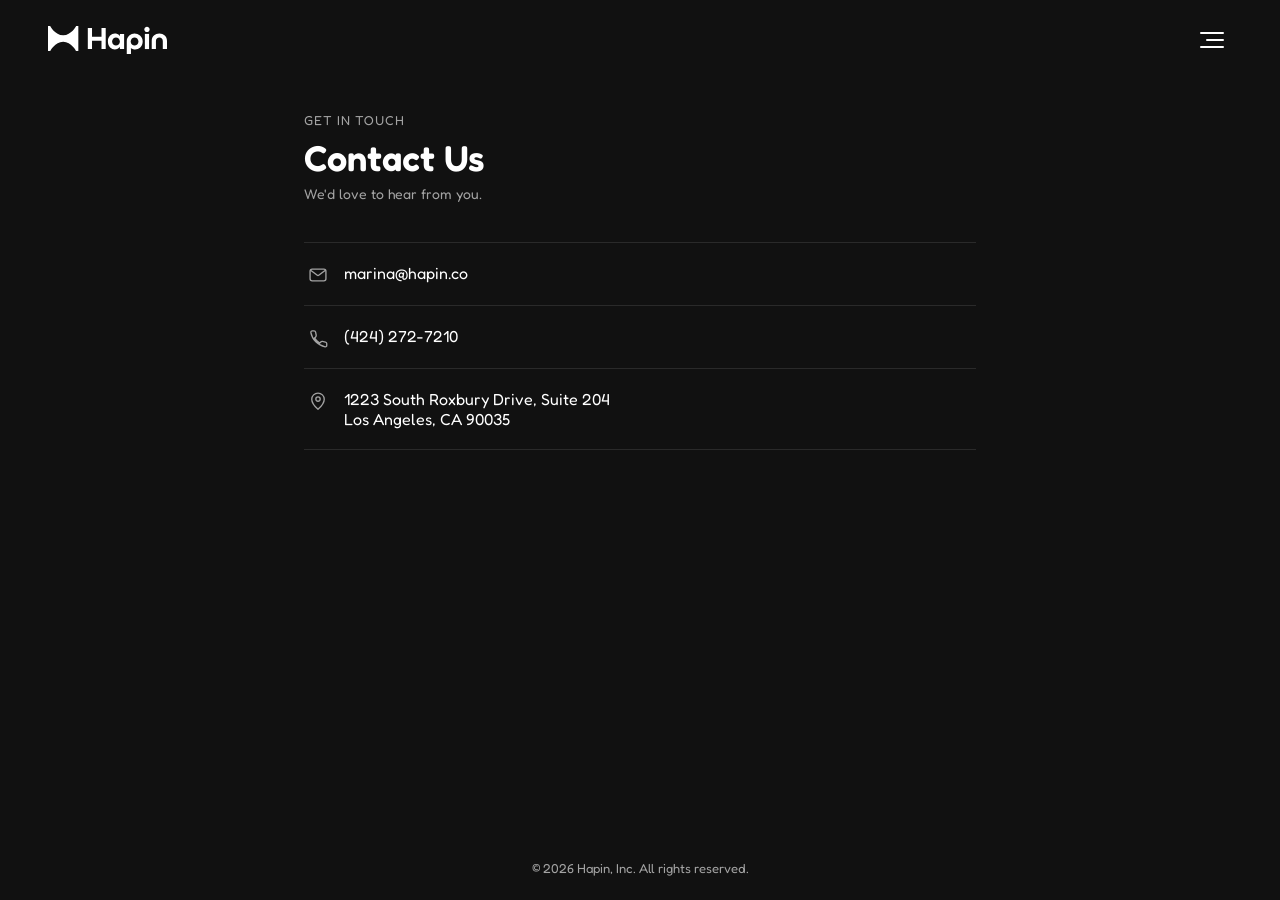
<file: contact.html>
<!DOCTYPE html>
<html lang="en">
<head>
<meta charset="UTF-8">
<meta name="viewport" content="width=device-width, initial-scale=1.0">
<title>Contact Us — Hapin</title>
<link rel="preconnect" href="https://fonts.googleapis.com">
<link rel="preconnect" href="https://fonts.gstatic.com" crossorigin>
<link href="https://fonts.googleapis.com/css2?family=Fredoka:wght@400;500;600;700&display=swap" rel="stylesheet">
<link rel="stylesheet" href="styles.css">
<link rel="icon" href="assets/hapin_logo_white_letters.svg" type="image/svg+xml">
</head>
<body>

<header class="site-header">
  <a href="index.html" class="site-header__logo" aria-label="Hapin home">
    <img src="assets/hapin_logo_white.svg" alt="Hapin">
  </a>
  <button class="menu-toggle" aria-expanded="false" aria-controls="nav-panel" aria-label="Open menu">
    <span></span><span></span><span></span>
  </button>
</header>

<nav id="nav-panel" class="nav-panel">
  <ul class="nav-panel__list">
    <li><a href="index.html">Home</a></li>
    <li><a href="privacy.html">Privacy Policy</a></li>
    <li><a href="contact.html" class="is-current">Contact Us</a></li>
  </ul>
</nav>

<main style="display:block; padding-top:24px;">
  <div class="doc">
    <p class="doc__eyebrow">Get in touch</p>
    <h1>Contact Us</h1>
    <p class="doc__updated">We'd love to hear from you.</p>

    <ul class="contact-list">
      <li>
        <svg class="contact-list__icon" viewBox="0 0 24 24" fill="none" aria-hidden="true"><rect x="2.5" y="5" width="19" height="14" rx="2.5" stroke="currentColor" stroke-width="1.6" stroke-linejoin="round"/><path d="M3.5 6.5L11.16 12.4C11.66 12.78 12.34 12.78 12.84 12.4L20.5 6.5" stroke="currentColor" stroke-width="1.6" stroke-linecap="round" stroke-linejoin="round"/></svg>
        <a href="mailto:marina@hapin.co">marina@hapin.co</a>
      </li>
      <li>
        <svg class="contact-list__icon" viewBox="0 0 24 24" fill="none" aria-hidden="true"><path d="M7.3 3.5H5.1C4.05 3.5 3.24 4.4 3.44 5.44C4.24 9.63 6.32 13.5 9.4 16.58C12.48 19.66 16.35 21.74 20.54 22.54C21.58 22.74 22.48 21.93 22.48 20.88V18.68C22.48 17.79 21.85 17.03 20.98 16.86L17.35 16.15C16.6 16 15.83 16.25 15.3 16.8L14.06 18.09C11.44 16.72 9.26 14.54 7.89 11.92L9.18 10.68C9.73 10.15 9.98 9.38 9.83 8.63L9.12 5C8.95 4.13 8.19 3.5 7.3 3.5Z" stroke="currentColor" stroke-width="1.6" stroke-linejoin="round"/></svg>
        <a href="tel:+14242727210">(424) 272-7210</a>
      </li>
      <li>
        <svg class="contact-list__icon" viewBox="0 0 24 24" fill="none" aria-hidden="true"><path d="M12 22C12 22 19.5 15.44 19.5 9.9C19.5 5.85 16.14 2.5 12 2.5C7.86 2.5 4.5 5.85 4.5 9.9C4.5 15.44 12 22 12 22Z" stroke="currentColor" stroke-width="1.6" stroke-linejoin="round"/><circle cx="12" cy="9.7" r="2.6" stroke="currentColor" stroke-width="1.6"/></svg>
        <address>1223 South Roxbury Drive, Suite 204<br>Los Angeles, CA 90035</address>
      </li>
    </ul>
  </div>
</main>

<footer class="site-footer">
  &copy; 2026 Hapin, Inc. All rights reserved.
</footer>

<script>
  const toggle = document.querySelector('.menu-toggle');
  const panel = document.getElementById('nav-panel');
  toggle.addEventListener('click', () => {
    const isOpen = panel.classList.toggle('is-open');
    toggle.setAttribute('aria-expanded', isOpen);
    toggle.setAttribute('aria-label', isOpen ? 'Close menu' : 'Open menu');
  });
  document.addEventListener('keydown', (e) => {
    if (e.key === 'Escape' && panel.classList.contains('is-open')) {
      panel.classList.remove('is-open');
      toggle.setAttribute('aria-expanded', false);
      toggle.setAttribute('aria-label', 'Open menu');
    }
  });
</script>

</body>
</html>
</file>
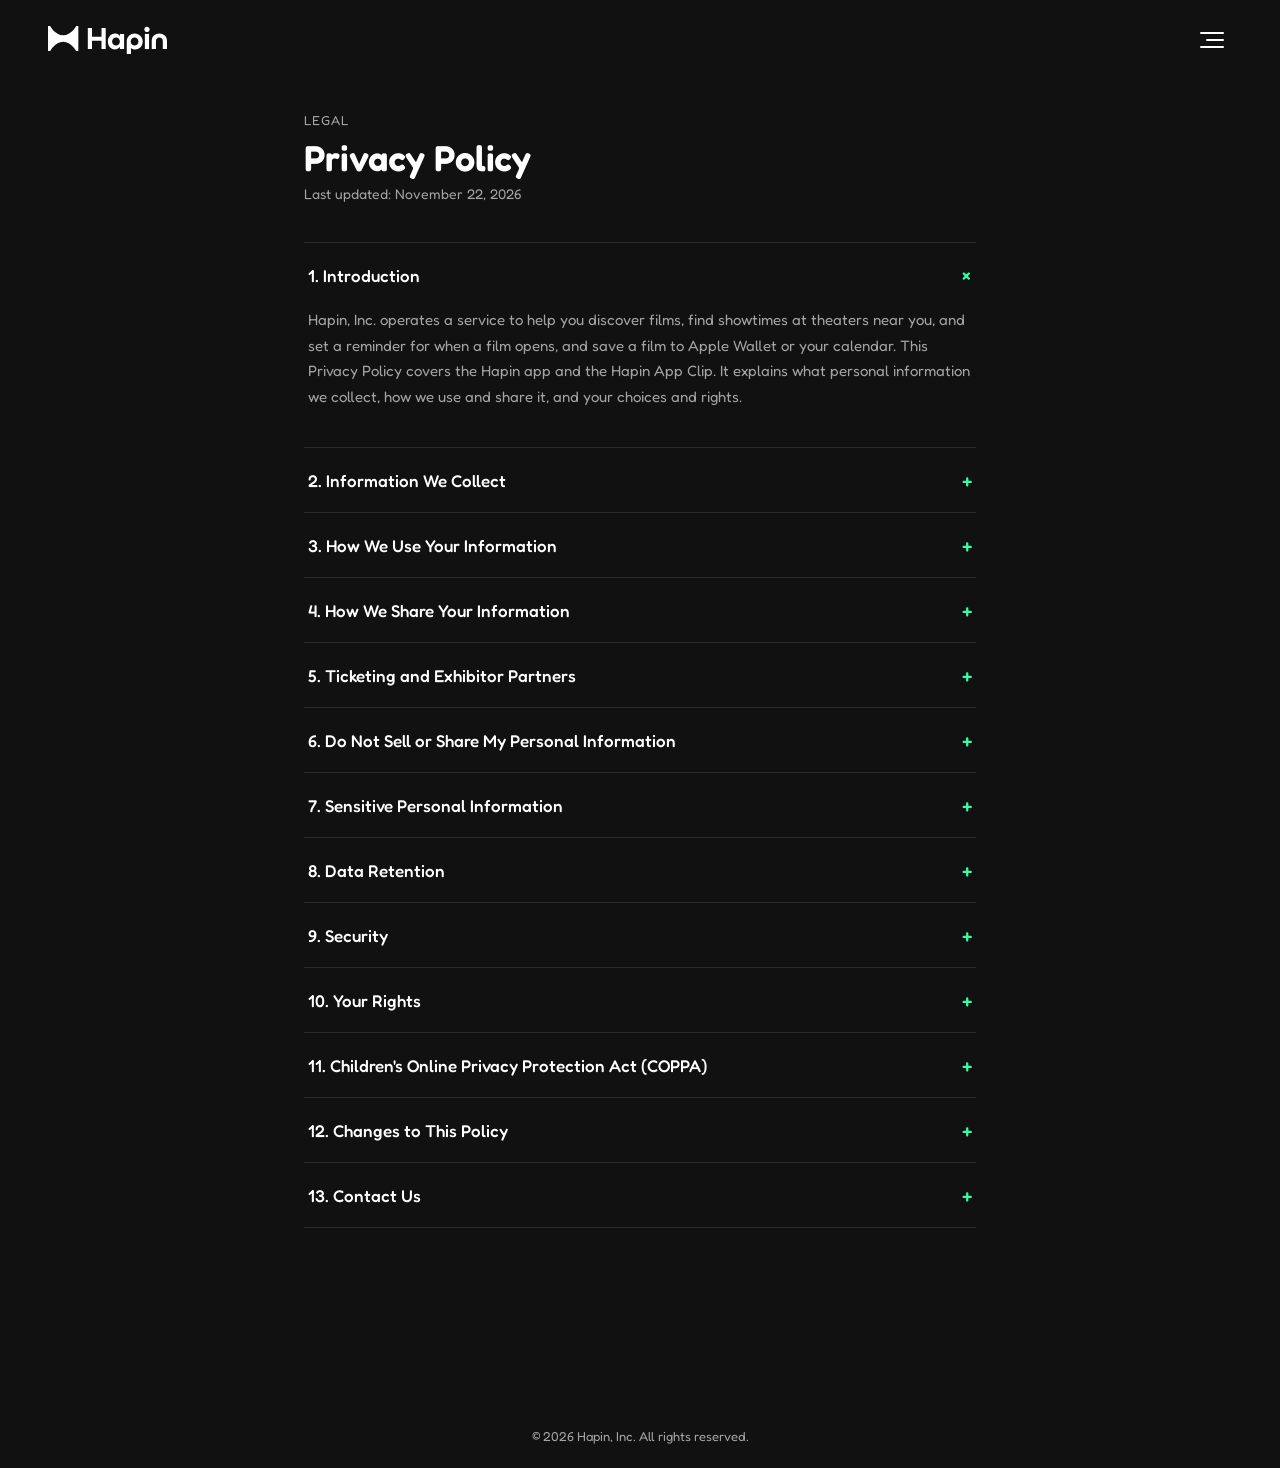
<file: privacy.html>
<!DOCTYPE html>
<html lang="en">
<head>
<meta charset="UTF-8">
<meta name="viewport" content="width=device-width, initial-scale=1.0">
<title>Privacy Policy — Hapin</title>
<link rel="preconnect" href="https://fonts.googleapis.com">
<link rel="preconnect" href="https://fonts.gstatic.com" crossorigin>
<link href="https://fonts.googleapis.com/css2?family=Fredoka:wght@400;500;600;700&display=swap" rel="stylesheet">
<link rel="stylesheet" href="styles.css">
<link rel="icon" href="assets/hapin_logo_white_letters.svg" type="image/svg+xml">
</head>
<body>

<header class="site-header">
  <a href="index.html" class="site-header__logo" aria-label="Hapin home">
    <img src="assets/hapin_logo_white.svg" alt="Hapin">
  </a>
  <button class="menu-toggle" aria-expanded="false" aria-controls="nav-panel" aria-label="Open menu">
    <span></span><span></span><span></span>
  </button>
</header>

<nav id="nav-panel" class="nav-panel">
  <ul class="nav-panel__list">
    <li><a href="index.html">Home</a></li>
    <li><a href="privacy.html" class="is-current">Privacy Policy</a></li>
    <li><a href="contact.html">Contact Us</a></li>
  </ul>
</nav>

<main style="display:block; padding-top:24px;">
  <div class="doc">
    <p class="doc__eyebrow">Legal</p>
    <h1>Privacy Policy</h1>
    <p class="doc__updated">Last updated: November 22, 2026</p>

    <div class="accordion">

      <details class="accordion-item" open>
        <summary>1. Introduction <span class="plus">+</span></summary>
        <div class="accordion-item__body">
          <p>Hapin, Inc. operates a service to help you discover films, find showtimes at theaters near you, and set a reminder for when a film opens, and save a film to Apple Wallet or your calendar. This Privacy Policy covers the Hapin app and the Hapin App Clip. It explains what personal information we collect, how we use and share it, and your choices and rights.</p>
        </div>
      </details>

      <details class="accordion-item">
        <summary>2. Information We Collect <span class="plus">+</span></summary>
        <div class="accordion-item__body">
          <p><strong>Personal information you provide to us.</strong> You can use Hapin without an account. If you choose to sign in with Apple or Google, we collect:</p>
          <ul>
            <li>Email address, or an Apple-generated private relay address</li>
            <li>Name, if Apple or Google provides it</li>
            <li>An account identifier from Apple or Google</li>
          </ul>
          <p>Whether or not you sign in, we receive the film, ZIP code and date you search for showtimes.</p>
          <p>If you sign in with Apple and choose to hide your email, we receive an Apple-generated private relay address. We don't share relay addresses with third parties, consistent with Apple's requirements.</p>
          <p>If you sign in with Google, we receive only your name, email address and Google account identifier. We don't access your calendar, contacts or any other Google Account data.</p>
          <p>When you tap Reserve, the theater's own ticketing page opens in your browser. The theater or its ticketing provider collects payment and any other purchase details directly from you, under its own privacy policy. Hapin doesn't receive or store your payment information.</p>
          <p><strong>Information automatically collected.</strong> We automatically collect certain technical information to provide the service and keep it working:</p>
          <ul>
            <li>Log data, such as IP address and timestamps, when the app requests films and showtimes from our servers</li>
            <li>Crash and diagnostic data, such as device model, operating system version and app version, when the app crashes or hits an error. If you're signed in, this is linked to your account identifier.</li>
            <li>Approximate location, inferred from your IP address, to show nearby theaters and showtimes</li>
          </ul>
          <p><strong>Reminders.</strong> When you tap "Notify me when it's out," Hapin schedules the reminder on your device. The reminder stays on your device and isn't sent to us.</p>
          <p><strong>Wallet passes.</strong> If you add a film to Apple Wallet, we create a pass for you and keep a record of it: which film it is for, the pass's serial number, when it was last updated, and your account identifier. If you haven't signed in, we create an anonymous identifier for you instead; if you sign in later, the pass moves to your account. With the pass we also keep an approximate location inferred from your IP address (city, region, country, ZIP code and approximate coordinates), which we use to point the pass's showtimes link to theaters near you. We refresh it when Apple Wallet registers or updates the pass.</p>
          <p>When Apple Wallet adds the pass to a device, it registers that device with us for updates. We receive an identifier Wallet creates for the device and a push token, and we use them only to tell Wallet when the pass has changed, such as a new opening day.</p>
          <p><strong>Calendar.</strong> If you choose Google Calendar, Hapin opens Google Calendar's own page for adding an event, filled in with the film's title, opening day and synopsis. You save the event with Google. Hapin doesn't see or change your calendar.</p>
        </div>
      </details>

      <details class="accordion-item">
        <summary>3. How We Use Your Information <span class="plus">+</span></summary>
        <div class="accordion-item__body">
          <p>We use your information to:</p>
          <ul>
            <li>Provide and operate the services, including showing showtimes near you, scheduling reminders on your device, and directing you to theaters' ticketing pages</li>
            <li>Create your Wallet passes and keep them up to date</li>
            <li>Communicate with you, including responding to support inquiries</li>
            <li>Improve and maintain the services, including troubleshooting crashes and keeping them secure</li>
            <li>If you allow tracking, share your email address and approximate location with advertising platforms so movie ads can be shown to you and to people with similar interests (see "Do Not Sell or Share My Personal Information" below)</li>
            <li>Prevent fraud and abuse</li>
            <li>Comply with the law</li>
          </ul>
          <p>We do not sell your personal information for money. If you allow tracking, we may share limited information with advertising platforms, which may be considered "selling" or "sharing" under California and other state privacy laws. See "Do Not Sell or Share My Personal Information" below for details and how to opt out.</p>
        </div>
      </details>

      <details class="accordion-item">
        <summary>4. How We Share Your Information <span class="plus">+</span></summary>
        <div class="accordion-item__body">
          <p><strong>Service providers.</strong> We share information with vendors bound by contract to use it only for the services they provide us: data hosting, sign-in and crash reporting. These include Google, through Firebase (hosting, sign-in and Crashlytics crash reporting), and Apple and Google for Sign in with Apple and Sign in with Google. We estimate your location from your IP address using a database on our own servers (MaxMind GeoLite); your IP address isn't sent to MaxMind. Apple also delivers updates to your Wallet passes through its push notification service, using the push token described above.</p>
          <p><strong>Advertising platforms.</strong> See "Do Not Sell or Share My Personal Information" below.</p>
          <p><strong>Ticketing and exhibitor partners.</strong> See "Ticketing and Exhibitor Partners" below.</p>
          <p><strong>Links on a Wallet pass.</strong> A pass's showtimes link may include the ZIP code we estimated for you, so the theater's site opens on theaters near you. The theater's site receives that ZIP code if you tap the link.</p>
          <p><strong>Studios and exhibitors.</strong> We don't currently share your personal information with studios or exhibitors.</p>
          <p><strong>Professional advisors.</strong> We may disclose information to lawyers, auditors and accountants, under confidentiality obligations, as needed for their services to us.</p>
          <p><strong>Legal and safety.</strong> We may disclose information where required by law or necessary to protect the rights, property or safety of Hapin, our users or others.</p>
          <p><strong>Business transfers.</strong> In a merger, acquisition or sale of assets, personal information may transfer as part of the deal. We'll notify you if this subjects your information to a different policy.</p>
          <p><strong>Aggregated and de-identified data.</strong> We may share information that no longer reasonably identifies you; this Policy doesn't restrict that use.</p>
        </div>
      </details>

      <details class="accordion-item">
        <summary>5. Ticketing and Exhibitor Partners <span class="plus">+</span></summary>
        <div class="accordion-item__body">
          <p>When you tap Reserve, Hapin opens the theater's own ticketing page in your browser. Hapin doesn't send the theater your name, email or account details, and doesn't sell tickets itself.</p>
          <p>Your purchase, including payment, is handled by the theater or its ticketing provider under its own privacy policy, and we encourage you to review it before purchasing.</p>
          <p>This section will be updated as our ticketing and promotional partnerships expand.</p>
        </div>
      </details>

      <details class="accordion-item">
        <summary>6. Do Not Sell or Share My Personal Information <span class="plus">+</span></summary>
        <div class="accordion-item__body">
          <p>Hapin doesn't sell your personal information for money.</p>
          <p><strong>Advertising platforms and lookalike audiences.</strong> When you first open Hapin, your device asks whether to allow Hapin to track you. If you allow it, we may provide advertising platforms with identifiers derived from your contact information (such as a hashed version of your email address) and your approximate location. These platforms may use this to show movie ads to you and to people with similar interests, including "lookalike" audiences: groups of new people who share characteristics with Hapin's users. Under the CCPA and similar state laws, this may be considered a "sale" or "sharing" of personal information, even though we don't receive money for it. If you choose Ask App Not to Track, we don't share your information this way.</p>
          <p>The Hapin App Clip can't show this request. Information collected in the App Clip isn't shared with advertising platforms unless you later allow tracking in the Hapin app.</p>
          <p>You can opt out anytime by turning off tracking for Hapin in your iPhone's Settings (Privacy &amp; Security &gt; Tracking), or by contacting <a href="mailto:support@hapin.co">support@hapin.co</a>, and we'll honor your request.</p>
          <p>Opting out doesn't affect your ability to use Hapin or receive reminders.</p>
        </div>
      </details>

      <details class="accordion-item">
        <summary>7. Sensitive Personal Information <span class="plus">+</span></summary>
        <div class="accordion-item__body">
          <p>Precise geolocation is classified as Sensitive Personal Information under the CCPA/CPRA and similar laws, with additional protections.</p>
          <p>If you tap "Use my current location," Hapin asks for your device's location permission and finds your ZIP code on your device using Apple's location services. Only the ZIP code is sent to our servers; we don't receive or store your precise location. We:</p>
          <ul>
            <li>Use your location only with your device-level permission</li>
            <li>Use it solely to show theaters and showtimes near you</li>
            <li>Don't use it for profiling or cross-context advertising</li>
            <li>Let you turn it off anytime in your device settings, and you can always enter a ZIP code instead</li>
          </ul>
          <p>California residents can limit the use of Sensitive Personal Information to necessary purposes. Contact <a href="mailto:support@hapin.co">support@hapin.co</a> with questions.</p>
        </div>
      </details>

      <details class="accordion-item">
        <summary>8. Data Retention <span class="plus">+</span></summary>
        <div class="accordion-item__body">
          <p>We retain information as long as necessary to provide the services and meet legal obligations, then delete or de-identify it:</p>
          <ul>
            <li>Account information (name, email address and account identifier) is kept until you delete your account. You can delete it anytime in the app under Settings &gt; Delete Account.</li>
            <li>Wallet pass records are kept until you ask us to delete them. When you delete your account, we remove your account identifier from them, so they're no longer linked to you. If you added a pass without signing in, contact <a href="mailto:support@hapin.co">support@hapin.co</a> to delete its record.</li>
            <li>Crash and diagnostic data is kept by our crash-reporting provider for a limited period.</li>
            <li>Server logs, including IP addresses, are kept for a limited period for troubleshooting and security.</li>
          </ul>
          <p>You can also contact <a href="mailto:support@hapin.co">support@hapin.co</a> to delete your information; we'll delete or de-identify what we can, keeping only what's legally required.</p>
        </div>
      </details>

      <details class="accordion-item">
        <summary>9. Security <span class="plus">+</span></summary>
        <div class="accordion-item__body">
          <p>We use industry-standard safeguards to protect your personal information from unauthorized access, use or disclosure. Report security issues to <a href="mailto:support@hapin.co">support@hapin.co</a>.</p>
        </div>
      </details>

      <details class="accordion-item">
        <summary>10. Your Rights <span class="plus">+</span></summary>
        <div class="accordion-item__body">
          <p>Under the CCPA and similar comprehensive privacy laws in states including Virginia, Colorado, Connecticut, Utah, Texas and Oregon, you have the right to:</p>
          <ul>
            <li>Know what categories of personal information we collect, use and disclose, and why</li>
            <li>Access, correct or delete your personal information (see "Data Retention" above)</li>
            <li>Obtain a portable copy of your personal information</li>
            <li>Opt out of the sale or sharing of your personal information, including for targeted advertising (see "Do Not Sell or Share My Personal Information" above)</li>
            <li>Limit the use of Sensitive Personal Information (see above)</li>
          </ul>
          <p>We won't discriminate against you for exercising these rights. Contact us at <a href="mailto:support@hapin.co">support@hapin.co</a>, or by mail using the address in "Contact Us" below, to exercise them. We'll verify your identity where required and respond within the legal timeframe. If we deny a request, you may appeal by replying to our denial; if denied again, you may contact your state's Attorney General.</p>
          <p><strong>Cookies.</strong> Our website may use cookies to operate and improve the site. Control them through your browser settings; disabling some may affect functionality.</p>
        </div>
      </details>

      <details class="accordion-item">
        <summary>11. Children's Online Privacy Protection Act (COPPA) <span class="plus">+</span></summary>
        <div class="accordion-item__body">
          <p>Hapin's services aren't directed to children under 13, and we don't knowingly collect their personal information. If we learn we've collected information from a child under 13 without verified parental consent, we'll delete it promptly.</p>
          <p>Contact <a href="mailto:support@hapin.co">support@hapin.co</a> if you believe we've collected a child's information. We may suspend or terminate accounts if we believe a user misrepresented their age.</p>
        </div>
      </details>

      <details class="accordion-item">
        <summary>12. Changes to This Policy <span class="plus">+</span></summary>
        <div class="accordion-item__body">
          <p>We may update this policy. Changes will update the "Last Updated" date above and, where legally required, come with additional notice. Continued use after a change takes effect means you accept the update.</p>
        </div>
      </details>

      <details class="accordion-item">
        <summary>13. Contact Us <span class="plus">+</span></summary>
        <div class="accordion-item__body">
          <p>Questions about this Privacy Policy or how we handle your information:</p>
          <p>Hapin, Inc.<br>
          <a href="mailto:support@hapin.co">support@hapin.co</a><br>
          1223 South Roxbury Drive, Suite 204<br>
          Los Angeles, CA 90035</p>
        </div>
      </details>

    </div>
  </div>
</main>

<footer class="site-footer">
  &copy; 2026 Hapin, Inc. All rights reserved.
</footer>

<script>
  const toggle = document.querySelector('.menu-toggle');
  const panel = document.getElementById('nav-panel');
  toggle.addEventListener('click', () => {
    const isOpen = panel.classList.toggle('is-open');
    toggle.setAttribute('aria-expanded', isOpen);
    toggle.setAttribute('aria-label', isOpen ? 'Close menu' : 'Open menu');
  });
  document.addEventListener('keydown', (e) => {
    if (e.key === 'Escape' && panel.classList.contains('is-open')) {
      panel.classList.remove('is-open');
      toggle.setAttribute('aria-expanded', false);
      toggle.setAttribute('aria-label', 'Open menu');
    }
  });
</script>

</body>
</html>
</file>
<file: styles.css>
/* Hapin — minimal site
   Brand source: Hapin Visual Style Guidelines V02 (June 2026)
   Dark background #111111, blue→green gradient #4A89FF → #38FCA3, Fredoka typeface */

:root {
  --bg: #111111;
  --bg-elevated: #1a1a1a;
  --text: #ffffff;
  --text-muted: #a3a3a3;
  --hairline: #2a2a2a;
  --blue: #4a89ff;
  --green: #38fca3;
  --gradient: linear-gradient(90deg, var(--blue) 0%, var(--green) 100%);
  --focus: #38fca3;
  --max-width: 720px;
}

* {
  box-sizing: border-box;
}

html {
  -webkit-font-smoothing: antialiased;
}

body {
  margin: 0;
  background: var(--bg);
  color: var(--text);
  font-family: 'Fredoka', -apple-system, BlinkMacSystemFont, 'Segoe UI', sans-serif;
  min-height: 100vh;
  display: flex;
  flex-direction: column;
}

a {
  color: var(--green);
  text-decoration: none;
}

a:hover,
a:focus-visible {
  text-decoration: underline;
}

:focus-visible {
  outline: 2px solid var(--focus);
  outline-offset: 3px;
}

.site-header {
  display: flex;
  align-items: center;
  justify-content: space-between;
  padding: 24px clamp(20px, 5vw, 48px);
  position: relative;
  z-index: 20;
}

.site-header__logo img {
  height: 28px;
  display: block;
}

.menu-toggle {
  background: none;
  border: none;
  cursor: pointer;
  padding: 8px;
  display: flex;
  flex-direction: column;
  gap: 5px;
  width: 40px;
  align-items: flex-end;
}

.menu-toggle span {
  display: block;
  height: 2px;
  background: var(--text);
  border-radius: 2px;
  transition: transform 0.25s ease, opacity 0.25s ease, width 0.25s ease;
}

.menu-toggle span:nth-child(1) { width: 24px; }
.menu-toggle span:nth-child(2) { width: 18px; }
.menu-toggle span:nth-child(3) { width: 24px; }

.menu-toggle[aria-expanded="true"] span:nth-child(1) {
  transform: translateY(7px) rotate(45deg);
  width: 24px;
}
.menu-toggle[aria-expanded="true"] span:nth-child(2) {
  opacity: 0;
}
.menu-toggle[aria-expanded="true"] span:nth-child(3) {
  transform: translateY(-7px) rotate(-45deg);
  width: 24px;
}

.nav-panel {
  position: fixed;
  inset: 0;
  background: var(--bg);
  z-index: 10;
  display: flex;
  align-items: center;
  justify-content: center;
  opacity: 0;
  visibility: hidden;
  transition: opacity 0.25s ease;
}

.nav-panel.is-open {
  opacity: 1;
  visibility: visible;
}

.nav-panel__list {
  list-style: none;
  margin: 0;
  padding: 0;
  text-align: center;
}

.nav-panel__list li {
  margin: 0 0 28px;
}

.nav-panel__list li:last-child {
  margin-bottom: 0;
}

.nav-panel__list a {
  color: var(--text);
  font-size: 28px;
  font-weight: 500;
}

.nav-panel__list a.is-current {
  background: var(--gradient);
  -webkit-background-clip: text;
  background-clip: text;
  color: transparent;
}

main {
  flex: 1;
  display: flex;
  align-items: center;
  justify-content: center;
  padding: 40px 24px 80px;
}

.hero {
  text-align: center;
  max-width: 560px;
}

.hero__mark {
  width: clamp(64px, 14vw, 96px);
  margin: 0 auto 28px;
  display: block;
}

.hero__tagline {
  font-size: clamp(28px, 5vw, 40px);
  font-weight: 600;
  line-height: 1.25;
  margin: 0 0 16px;
}

.hero__tagline .accent {
  background: var(--gradient);
  -webkit-background-clip: text;
  background-clip: text;
  color: transparent;
}

.hero__status {
  display: inline-flex;
  align-items: center;
  gap: 8px;
  color: var(--text-muted);
  font-size: 15px;
  letter-spacing: 0.06em;
  text-transform: uppercase;
  margin-top: 8px;
}

.hero__status::before {
  content: '';
  width: 7px;
  height: 7px;
  border-radius: 50%;
  background: var(--gradient);
}

.doc {
  max-width: var(--max-width);
  margin: 0 auto;
  padding: 8px 24px 96px;
  width: 100%;
}

.doc__eyebrow {
  color: var(--text-muted);
  font-size: 13px;
  letter-spacing: 0.08em;
  text-transform: uppercase;
  margin: 0 0 8px;
}

.doc h1 {
  font-size: clamp(28px, 5vw, 36px);
  font-weight: 600;
  margin: 0 0 6px;
}

.doc__updated {
  color: var(--text-muted);
  font-size: 14px;
  margin: 0 0 40px;
}

.accordion {
  border-top: 1px solid var(--hairline);
}

.accordion-item {
  border-bottom: 1px solid var(--hairline);
}

.accordion-item summary {
  list-style: none;
  cursor: pointer;
  padding: 20px 4px;
  display: flex;
  align-items: center;
  justify-content: space-between;
  font-size: 17px;
  font-weight: 500;
}

.accordion-item summary::-webkit-details-marker {
  display: none;
}

.accordion-item summary .plus {
  font-size: 20px;
  color: var(--green);
  transition: transform 0.2s ease;
  flex-shrink: 0;
  margin-left: 16px;
}

.accordion-item[open] summary .plus {
  transform: rotate(45deg);
}

.accordion-item__body {
  padding: 0 4px 24px;
  color: var(--text-muted);
  font-size: 15px;
  line-height: 1.7;
}

.accordion-item__body p {
  margin: 0 0 14px;
}

.accordion-item__body ul {
  margin: 0 0 14px;
  padding-left: 20px;
}

.accordion-item__body li {
  margin-bottom: 8px;
}

.draft-notice {
  background: var(--bg-elevated);
  border: 1px solid var(--hairline);
  border-radius: 10px;
  padding: 16px 20px;
  font-size: 14px;
  color: var(--text-muted);
  margin-bottom: 40px;
  line-height: 1.6;
}

.draft-notice strong {
  color: var(--text);
}

.contact-list {
  list-style: none;
  margin: 0 0 40px;
  padding: 0;
  border-top: 1px solid var(--hairline);
}

.contact-list li {
  display: flex;
  align-items: flex-start;
  gap: 16px;
  padding: 20px 4px;
  border-bottom: 1px solid var(--hairline);
  font-size: 16px;
}

.contact-list__icon {
  width: 20px;
  height: 20px;
  margin-top: 2px;
  flex-shrink: 0;
  color: var(--text-muted);
}

.contact-list a {
  color: var(--text);
}

.contact-list address {
  font-style: normal;
  color: var(--text);
}

.site-footer {
  text-align: center;
  padding: 24px;
  color: var(--text-muted);
  font-size: 13px;
}

@media (prefers-reduced-motion: reduce) {
  * {
    transition: none !important;
  }
}
</file>
